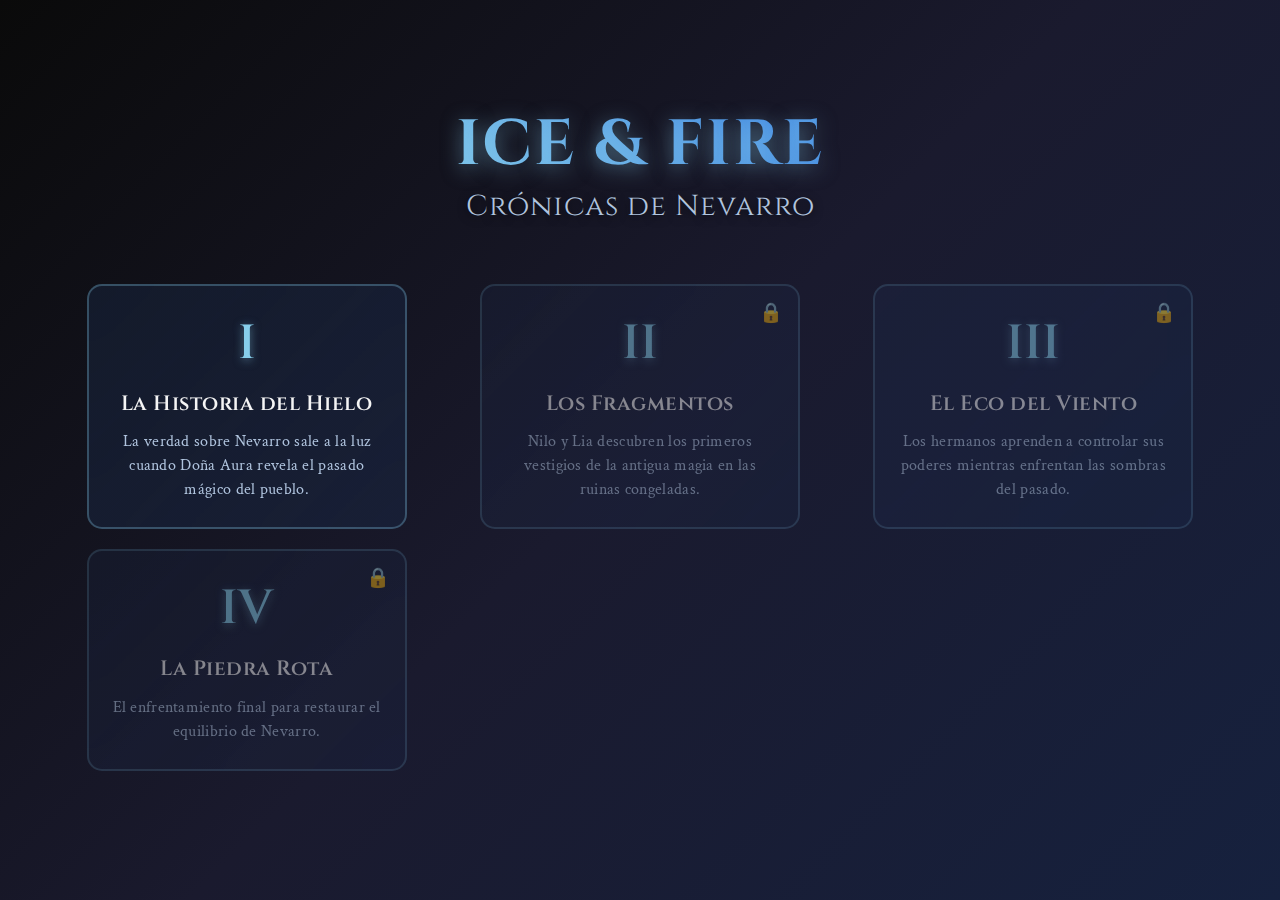
<file: index.html>
<!DOCTYPE html>
<html lang="en">
  <head>
    <meta charset="UTF-8" />
    <meta name="viewport" content="width=device-width, initial-scale=1.0" />
    <title>Ice and Fire: Crónicas de Nevarro</title>
    <link rel="stylesheet" href="home-styles.css">
    <script src="home-script.js" defer=""></script>
    <link
      href="https://fonts.googleapis.com/css2?family=Cinzel:wght@400;600;700&family=Crimson+Text:ital,wght@0,400;0,600;1,400&display=swap"
      rel="stylesheet"
    />
  </head>
  <body>
    <div class="main-container">
      <div class="title-section">
        <h1 class="main-title">ICE & FIRE</h1>
        <h2 class="subtitle">Crónicas de Nevarro</h2>
      </div>

      <div class="chapters-menu">
        <div class="chapter-grid">
          <div class="chapter-card" onclick="loadChapter('chapter-1')">
            <div class="chapter-number">I</div>
            <h3 class="chapter-title">La Historia del Hielo</h3>
            <p class="chapter-description">
              La verdad sobre Nevarro sale a la luz cuando Doña Aura revela el
              pasado mágico del pueblo.
            </p>
          </div>

          <div class="chapter-card locked-chapter">
            <div class="lock-icon">🔒</div>
            <div class="chapter-number">II</div>
            <h3 class="chapter-title">Los Fragmentos</h3>
            <p class="chapter-description">
              Nilo y Lia descubren los primeros vestigios de la antigua magia en
              las ruinas congeladas.
            </p>
          </div>

          <div class="chapter-card locked-chapter">
            <div class="lock-icon">🔒</div>
            <div class="chapter-number">III</div>
            <h3 class="chapter-title">El Eco del Viento</h3>
            <p class="chapter-description">
              Los hermanos aprenden a controlar sus poderes mientras enfrentan
              las sombras del pasado.
            </p>
          </div>

          <div class="chapter-card locked-chapter">
            <div class="lock-icon">🔒</div>
            <div class="chapter-number">IV</div>
            <h3 class="chapter-title">La Piedra Rota</h3>
            <p class="chapter-description">
              El enfrentamiento final para restaurar el equilibrio de Nevarro.
            </p>
          </div>
        </div>
      </div>
    </div>
  </body>
</html>
</file>
<file: home-styles.css>
* {
  margin: 0;
  padding: 0;
  box-sizing: border-box;
}

body,
html {
  font-family: "Crimson Text", serif;
  background: linear-gradient(
    135deg,
    #0a0a0a 0%,
    #1a1a2e 50%,
    #16213e 100%
  );
  height: 100vh;
  color: #f0f0f0;
  cursor: default;
  overflow-x: hidden;
}

.main-container {
  width: 100vw;
  height: 100vh;
  position: relative;
  display: flex;
  flex-direction: column;
  justify-content: center;
  align-items: center;
  padding: 20px;
  overflow-y: auto;
}

.snowflake {
  position: absolute;
  color: rgba(255, 255, 255, 0.2);
  user-select: none;
  pointer-events: none;
  z-index: 1;
  animation: snowfall linear infinite;
} 

@keyframes snowfall {
  from {
    transform: translateY(-100px) rotate(0deg);
  }
  to {
    transform: translateY(100vh) rotate(360deg);
  }
}

.title-section {
  text-align: center;
  margin-bottom: 40px;
  z-index: 2;
  animation: fadeInDown 1.5s ease-out;
  padding: 0 10px;
}

.main-title {
  font-family: "Cinzel", serif;
  font-size: clamp(2rem, 8vw, 4rem);
  font-weight: 700;
  color: #87ceeb;
  text-shadow: 0 4px 20px rgba(135, 206, 235, 0.5);
  margin-bottom: 10px;
  letter-spacing: 2px;
  background: linear-gradient(45deg, #87ceeb, #4a90e2, #87ceeb);
  background-size: 200% 200%;
  -webkit-background-clip: text;
  -webkit-text-fill-color: transparent;
  animation: shimmer 3s ease-in-out infinite;
  line-height: 1.1;
}

.subtitle {
  font-family: "Cinzel", serif;
  font-size: clamp(1rem, 4vw, 1.8rem);
  font-weight: 400;
  color: #b0c4de;
  text-shadow: 0 2px 10px rgba(0, 0, 0, 0.7);
  letter-spacing: 1px;
  line-height: 1.2;
}

@keyframes shimmer {
  0%,
  100% {
    background-position: 0% 50%;
  }
  50% {
    background-position: 100% 50%;
  }
}

@keyframes fadeInDown {
  from {
    opacity: 0;
    transform: translateY(-50px);
  }
  to {
    opacity: 1;
    transform: translateY(0);
  }
}

.chapters-menu {
  z-index: 2;
  animation: fadeInUp 1.5s ease-out 0.5s both;
  width: 100%;
  max-width: 1200px;
}

.chapter-grid {
  display: grid;
  grid-template-columns: repeat(auto-fit, minmax(280px, 1fr));
  gap: 20px;
  padding: 20px;
  justify-items: center;
}

.chapter-card {
  background: linear-gradient(
    135deg,
    rgba(44, 90, 160, 0.15) 0%,
    rgba(26, 54, 93, 0.25) 100%
  );
  backdrop-filter: blur(10px);
  border: 2px solid rgba(135, 206, 235, 0.3);
  border-radius: 15px;
  padding: 25px 20px;
  cursor: pointer;
  transition: all 0.4s cubic-bezier(0.25, 0.46, 0.45, 0.94);
  position: relative;
  overflow: hidden;
  text-align: center;
  width: 100%;
  max-width: 320px;
  min-height: 200px;
  display: flex;
  flex-direction: column;
  justify-content: center;
}

.chapter-card::before {
  content: "";
  position: absolute;
  top: 0;
  left: -100%;
  width: 100%;
  height: 100%;
  background: linear-gradient(
    90deg,
    transparent,
    rgba(135, 206, 235, 0.1),
    transparent
  );
  transition: left 0.6s;
}

.chapter-card:hover {
  transform: translateY(-5px) scale(1.02);
  border-color: #87ceeb;
  box-shadow: 0 10px 30px rgba(74, 144, 226, 0.3),
    inset 0 1px 0 rgba(255, 255, 255, 0.1);
}

.chapter-card:hover::before {
  left: 100%;
}

.chapter-card:active {
  transform: translateY(-2px) scale(1.01);
}

.chapter-number {
  font-family: "Cinzel", serif;
  font-size: clamp(2rem, 6vw, 3rem);
  font-weight: 600;
  color: #87ceeb;
  margin-bottom: 15px;
  text-shadow: 0 2px 10px rgba(135, 206, 235, 0.5);
}

.chapter-title {
  font-family: "Cinzel", serif;
  font-size: clamp(1rem, 3vw, 1.3rem);
  font-weight: 600;
  color: #f5f5f5;
  margin-bottom: 12px;
  letter-spacing: 0.5px;
  line-height: 1.3;
}

.chapter-description {
  font-size: clamp(0.85rem, 2.5vw, 1rem);
  color: #b0c4de;
  line-height: 1.5;
  letter-spacing: 0.3px;
}

.locked-chapter {
  opacity: 0.5;
  cursor: not-allowed;
}

.locked-chapter:hover {
  transform: none;
  box-shadow: none;
}

.lock-icon {
  position: absolute;
  top: 15px;
  right: 15px;
  color: #666;
  font-size: 1.2rem;
}

@keyframes fadeInUp {
  from {
    opacity: 0;
    transform: translateY(50px);
  }
  to {
    opacity: 1;
    transform: translateY(0);
  }
}

/* Responsive breakpoints */
@media (max-width: 1024px) {
  .main-container {
    padding: 15px;
  }
  
  .chapter-grid {
    grid-template-columns: repeat(auto-fit, minmax(250px, 1fr));
    gap: 18px;
    padding: 15px;
  }
}

@media (max-width: 768px) {
  .main-container {
    padding: 10px;
    min-height: 100vh;
    justify-content: flex-start;
    padding-top: 40px;
  }

  .title-section {
    margin-bottom: 30px;
  }

  .chapter-grid {
    grid-template-columns: 1fr;
    max-width: 400px;
    gap: 15px;
    padding: 10px;
  }

  .chapter-card {
    padding: 20px 18px;
    min-height: 180px;
  }
}

@media (max-width: 480px) {
  .main-container {
    padding: 8px;
    padding-top: 30px;
  }

  .title-section {
    margin-bottom: 25px;
  }

  .chapter-grid {
    max-width: 100%;
    padding: 5px;
  }

  .chapter-card {
    padding: 18px 15px;
    min-height: 160px;
    border-radius: 12px;
  }

  .lock-icon {
    top: 10px;
    right: 10px;
    font-size: 1rem;
  }
}

@media (max-width: 360px) {
  .main-container {
    padding: 5px;
    padding-top: 20px;
  }

  .chapter-card {
    padding: 15px 12px;
    min-height: 150px;
  }

  .chapter-description {
    font-size: 0.85rem;
  }
}

/* Landscape orientation para móviles */
@media (max-height: 500px) and (orientation: landscape) {
  .main-container {
    flex-direction: row;
    align-items: center;
    justify-content: space-around;
    padding: 20px;
  }

  .title-section {
    margin-bottom: 0;
    margin-right: 30px;
    flex-shrink: 0;
  }

  .chapters-menu {
    flex: 1;
    max-width: 60%;
  }

  .chapter-grid {
    grid-template-columns: repeat(2, 1fr);
    gap: 15px;
  }

  .chapter-card {
    min-height: 140px;
    padding: 15px 12px;
  }
}

/* Touch targets para móviles */
@media (pointer: coarse) {
  .chapter-card {
    min-height: 48px;
    padding: 20px;
  }
  
  .chapter-card:hover {
    transform: none;
  }
  
  .chapter-card:active {
    transform: scale(0.98);
    background: linear-gradient(
      135deg,
      rgba(44, 90, 160, 0.25) 0%,
      rgba(26, 54, 93, 0.35) 100%
    );
  }
}
</file>
